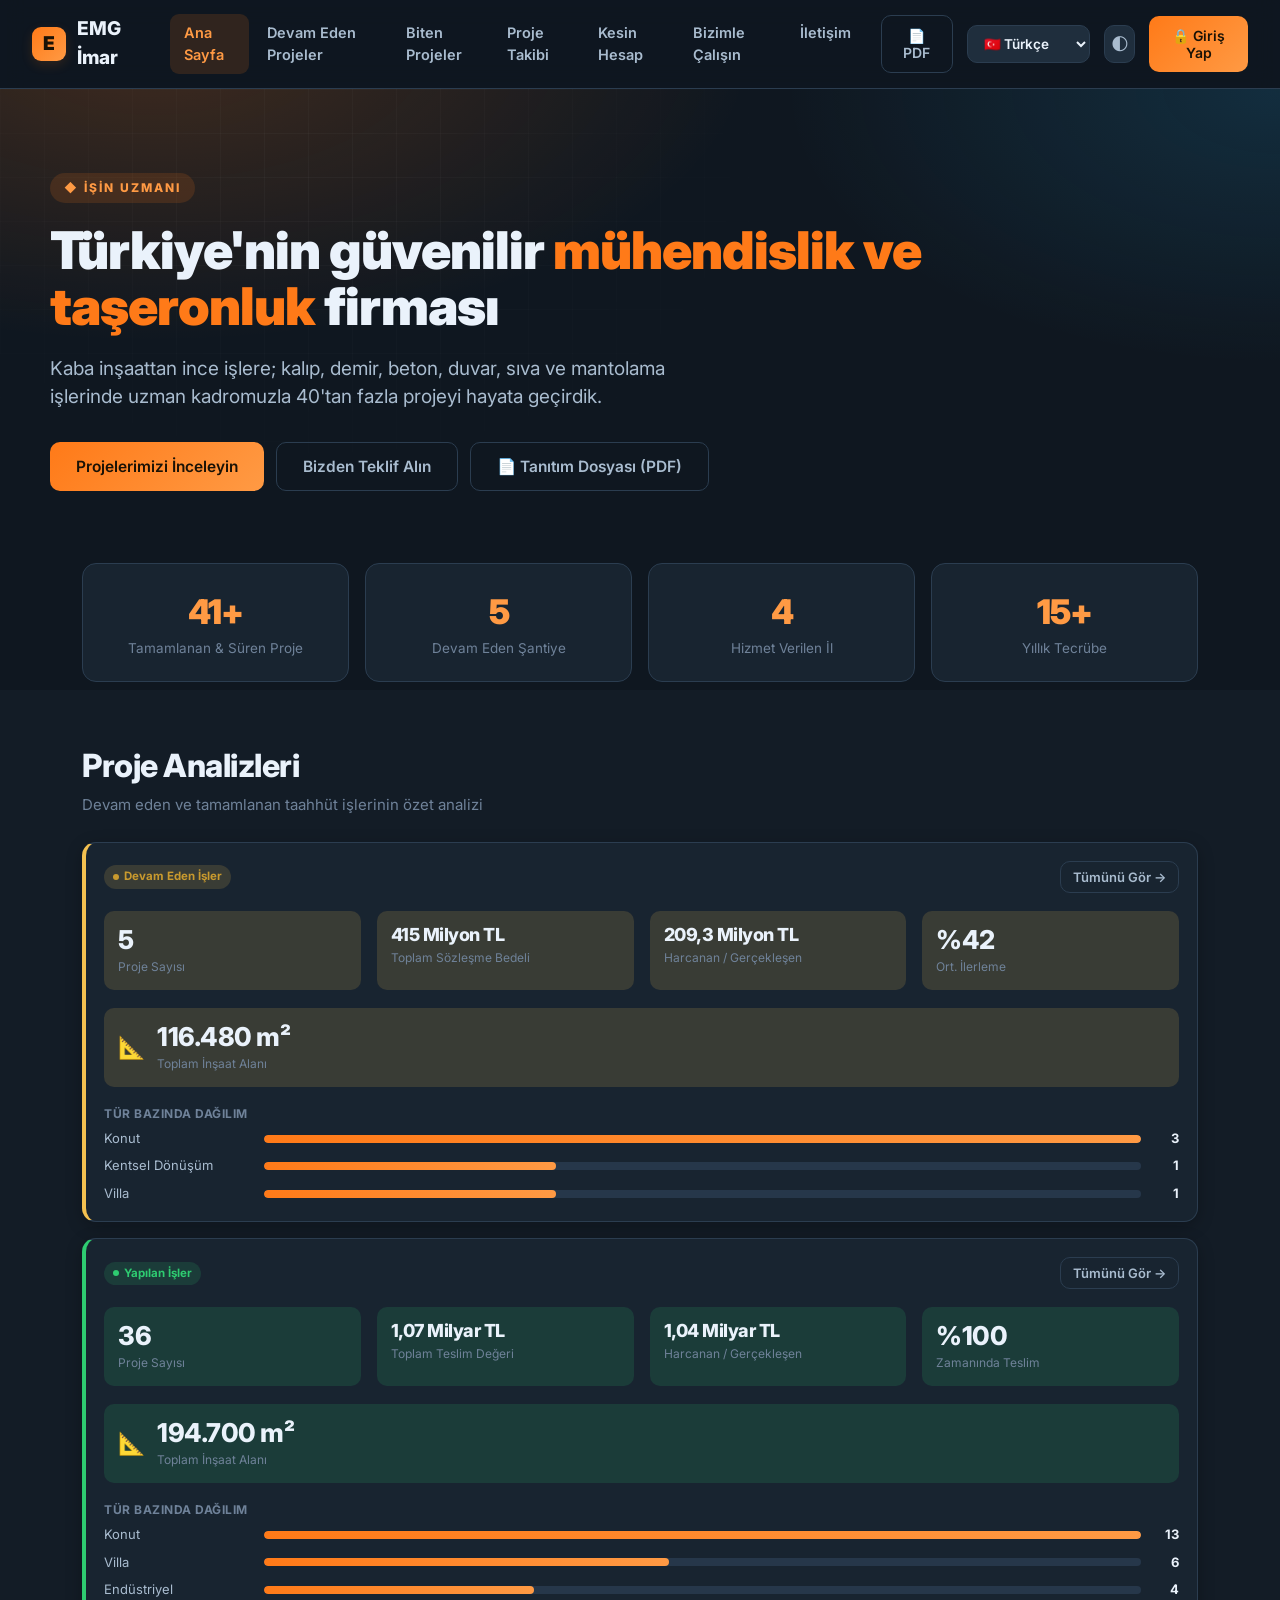
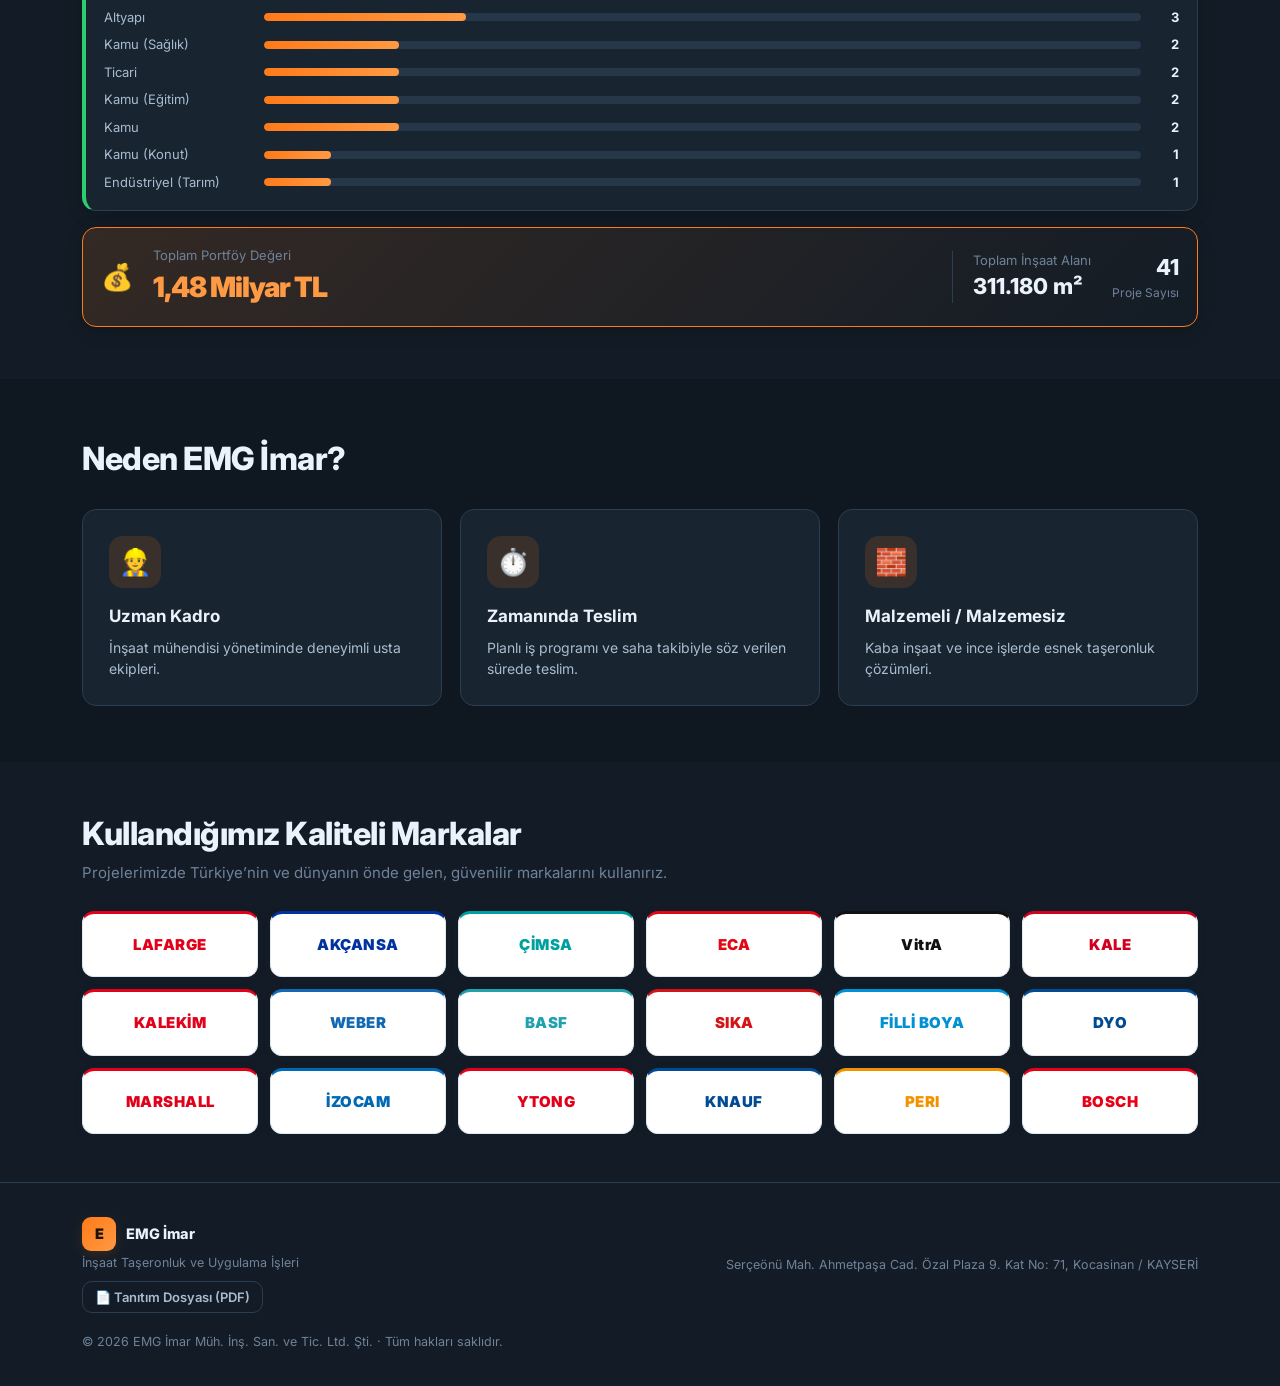
<file: index.html>
<!DOCTYPE html>
<html lang="tr">
<head>
  <meta charset="UTF-8">
  <meta name="viewport" content="width=device-width, initial-scale=1.0, viewport-fit=cover">
  <meta name="description" content="EMG İmar Müh. İnş. — Taahhüt işleri, saha görevleri, ekip ve puantaj takibi. Web, iOS ve Android.">
  <meta name="theme-color" content="#0f1720">
  <title>EMG İmar · İnşaat Proje & Saha Yönetimi</title>
  <link rel="manifest" href="manifest.webmanifest">
  <link rel="icon" type="image/svg+xml" href="assets/icon.svg">
  <link rel="apple-touch-icon" href="assets/icon.svg">
  <link rel="preconnect" href="https://fonts.googleapis.com">
  <link rel="preconnect" href="https://fonts.gstatic.com" crossorigin>
  <link href="https://fonts.googleapis.com/css2?family=Inter:wght@400;500;600;700;800;900&display=swap" rel="stylesheet">
  <link rel="stylesheet" href="css/style.css">
</head>
<body>
  <div id="root"></div>
  <script src="js/i18n.js"></script>
  <script src="js/store.js"></script>
  <script src="js/contracts.js"></script>
  <script src="js/app.js"></script>
</body>
</html>
</file>
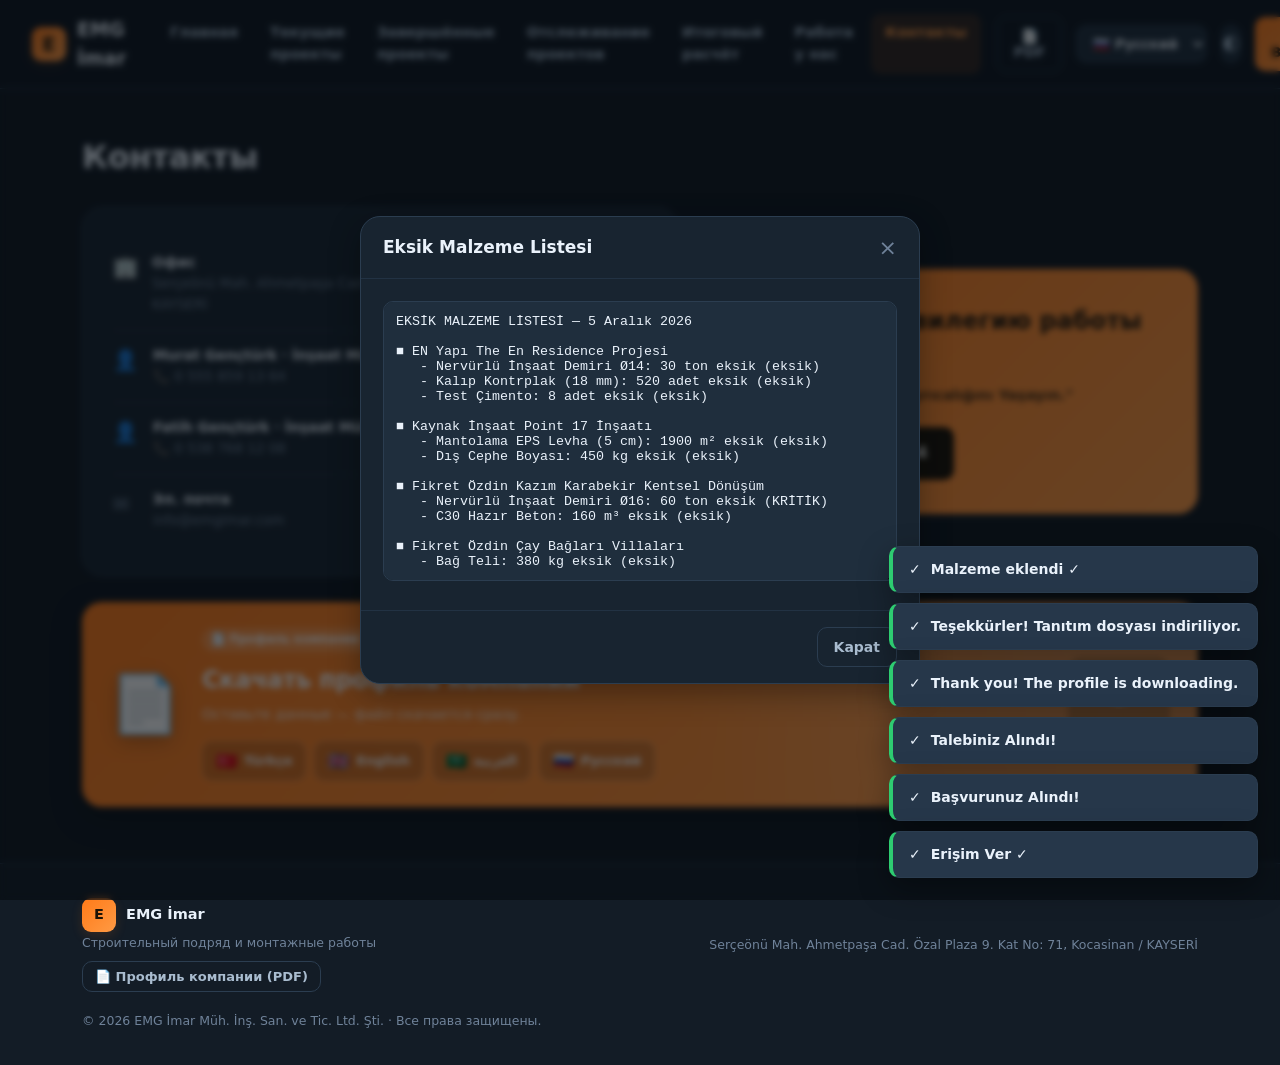
<file: test-harness.html>
<!DOCTYPE html><html lang="tr"><head><meta charset="UTF-8"><title>TEST</title>
<link rel="stylesheet" href="css/style.css"></head>
<body>
<div id="root"></div>
<div id="RESULT" style="position:fixed;z-index:9999;background:#000;color:#0f0;padding:20px;font:14px monospace;white-space:pre">running...</div>
<script src="js/i18n.js"></script>
<script src="js/store.js"></script>
<script src="js/contracts.js"></script>
<script src="js/app.js"></script>
<script>
(function(){
  const log=[]; let fail=0;
  function run(name, fn){ try{ fn(); log.push('PASS '+name); }catch(e){ fail++; log.push('FAIL '+name+' :: '+(e&&e.message)+' | '+(e&&e.stack||'').split('\n')[1]); } }

  // Ensure fresh DB
  ['sahapro_db_v1','sahapro_db_v2','sahapro_db_v3','sahapro_session_v1'].forEach(k=>localStorage.removeItem(k)); localStorage.removeItem(DB_KEY);
  run('Store.load', ()=>Store.load());
  run('projects have area', ()=>{ const bad=Store.projects().filter(p=>!(p.area>0)); if(bad.length) throw new Error(bad.length+' without area'); const en=Store.projects().find(p=>p.name.indexOf('En Residence')>=0); if(en.area!==59000) throw new Error('EN area='+en.area); });
  run('fmtTLlong tr', ()=>{ setLang('tr'); if(fmtTLlong(415000000)!=='415 Milyon TL') throw new Error(fmtTLlong(415000000)); if(fmtTLlong(185000000)!=='185 Milyon TL') throw new Error(fmtTLlong(185000000)); if(fmtTLlong(1250000000)!=='1,25 Milyar TL') throw new Error(fmtTLlong(1250000000)); });
  run('analysis shows Milyon TL + m2', ()=>{ App.user=null; renderPublic('home'); const t=document.body.innerText; if(t.indexOf('Milyon TL')<0) throw new Error('no Milyon TL'); if(t.indexOf('m²')<0) throw new Error('no m2'); });
  run('seed integrity', ()=>{ if(Store.projects().length!==41) throw new Error('projects='+Store.projects().length); if(Store.projects().filter(p=>p.status==='devam').length!==5) throw new Error('ongoing!=5'); if(!Store.materials().length) throw new Error('materials'); if(!PHASES.length) throw new Error('phases'); });
  run('emg users', ()=>{ if(!Store.authenticate('murat@emgimar.com','1234')) throw new Error('murat'); if(!Store.authenticate('fatih@emgimar.com','1234')) throw new Error('fatih'); });
  run('ongoing page filter', ()=>{ App.user=Store.authenticate('murat@emgimar.com','1234'); renderApp(); go('ongoing'); const cards=document.querySelectorAll('.proj-card').length; if(cards!==5) throw new Error('ongoing cards='+cards); });
  run('completed page filter', ()=>{ go('completed'); const cards=document.querySelectorAll('.proj-card').length; if(cards!==36) throw new Error('completed cards='+cards); });
  run('materialStatus', ()=>{ const s=Store.materialStatus(Store.materials()[0]); if(!['yeterli','eksik','kritik'].includes(s)) throw new Error(s); });
  run('missingMaterials', ()=>{ if(!Array.isArray(Store.missingMaterials())) throw new Error('x'); });
  run('projectWbs', ()=>{ const w=Store.projectWbs('p1'); if(Object.keys(w).length!==PHASE_SUBS.length) throw new Error('wbs count '+Object.keys(w).length); });

  const roles={yetkili:'murat@emgimar.com', muhendis:'fatih@emgimar.com', calisan:'usta@emgimar.com'};
  const pages=['dashboard','ongoing','completed','projects','tasks','calendar','materials','employees','attendance','contracts','reports','settings'];

  Object.entries(roles).forEach(([role,email])=>{
    run('login '+role, ()=>{ App.user=Store.authenticate(email,'1234'); if(!App.user) throw new Error('auth'); renderApp(); });
    pages.forEach(pg=> run(role+':'+pg, ()=>{ go(pg); if(!document.getElementById('content')&&pg!=='dashboard'){} }));
    run(role+':projectDetail', ()=>{ go('projectDetail','p1'); });
    ['genel','asamalar','gorevler','malzeme','ekip'].forEach(t=> run(role+':tab:'+t, ()=>{ App._detailTab=t; go('projectDetail','p1'); }));
  });

  // Modals & actions (as yetkili)
  App.user=Store.authenticate(roles.yetkili,'1234'); renderApp();
  run('openProjectModal new', ()=>{ openProjectModal(); closeModal(); });
  run('openProjectModal edit', ()=>{ openProjectModal('p1'); closeModal(); });
  run('openTaskModal new', ()=>{ openTaskModal(); closeModal(); });
  run('openTaskModal edit', ()=>{ openTaskModal('t1'); closeModal(); });
  run('openTaskDetail', ()=>{ openTaskDetail('t1'); closeModal(); });
  run('openMaterialModal new', ()=>{ openMaterialModal(); closeModal(); });
  run('openMaterialModal edit', ()=>{ openMaterialModal('m1'); closeModal(); });
  run('openEmployeeModal', ()=>{ openEmployeeModal(); closeModal(); });
  run('openNotifications', ()=>{ openNotifications(); closeModal(); });
  run('toggleWbs', ()=>{ go('projectDetail','p1'); toggleWbs('p1','s4c'); });
  run('add material', ()=>{ const b=Store.materials().length; saveMaterialTest(); if(Store.materials().length!==b+1) throw new Error('not added'); });
  function saveMaterialTest(){ openMaterialModal(); document.getElementById('matName').value='Test Çimento'; document.getElementById('matReq').value='10'; document.getElementById('matStock').value='2'; saveMaterial(''); }
  run('exportMissing', ()=>{ exportMissing(); closeModal(); });
  run('contracts page', ()=>{ App.user=Store.authenticate(roles.yetkili,'1234'); renderApp(); go('contracts'); if(document.querySelectorAll('.card').length < CONTRACTS.length) throw new Error('cards'); if(CONTRACTS.length!==8) throw new Error('count='+CONTRACTS.length); });
  run('open contract modal', ()=>{ openContract('kaba'); if(!document.getElementById('clauseList')) throw new Error('no clauses'); if(!document.getElementById('ctEmployer')) throw new Error('no fields'); closeModal(); });
  run('contract text fills placeholders', ()=>{ openContract('demir'); document.getElementById('ctEmployer').value='Test İşveren A.Ş.'; const txt=contractPlainText('demir'); if(txt.indexOf('{')>=0) throw new Error('unfilled placeholder'); if(txt.indexOf('Test İşveren')<0) throw new Error('employer missing'); if(txt.indexOf('TARAFLAR')<0) throw new Error('no clauses'); closeModal(); });
  run('quote has service field', ()=>{ App.user=null; App.quoteSent=false; renderPublic('quote'); if(!document.getElementById('qService')) throw new Error('no service select'); if(document.body.innerText.indexOf('Hizmetlerimiz')<0 && document.body.innerText.toUpperCase().indexOf('SERVICES')<0 && document.body.innerText.indexOf('خدمات')<0 && document.body.innerText.indexOf('Услуги')<0) throw new Error('no services section'); });
  run('requests screen', ()=>{ App.user=Store.authenticate(roles.yetkili,'1234'); renderApp(); if(!Store.quotes().length) Store.addQuote({name:'Q',phone:'0555',service:'Metraj'}); if(!Store.applications().length) Store.addApplication({name:'A',phone:'0555',appType:'Usta'}); go('requests'); if(document.querySelectorAll('table.tbl tbody tr').length<1) throw new Error('no quote rows'); setReqTab('apps'); if(document.querySelectorAll('table.tbl tbody tr').length<1) throw new Error('no app rows'); setReqTab('quotes'); });
  run('requests toggle+delete', ()=>{ const q=Store.quotes()[0]; toggleQuote(q.id); if(!Store.quotes().find(x=>x.id===q.id).handled) throw new Error('not handled'); const before=Store.applications().length; const a=Store.applications()[0]; Store.deleteApplication(a.id); if(Store.applications().length!==before-1) throw new Error('not deleted'); });
  run('requests nav badge staff only', ()=>{ App.user=Store.authenticate(roles.calisan,'1234'); const items=navItems(); if(items.some(i=>i.id==='requests')) throw new Error('worker sees requests'); App.user=Store.authenticate(roles.yetkili,'1234'); if(!navItems().some(i=>i.id==='requests')) throw new Error('admin no requests'); });
  run('brochure gate captures lead', ()=>{ App.user=null; renderPublic('home'); openBrochureGate(); if(!document.getElementById('broForm')) throw new Error('no gate form'); document.getElementById('broName').value='Ahmet Yatırımcı'; document.getElementById('broPhone').value='05551239988'; document.getElementById('broCompany').value='ABC Yapı'; const before=Store.leads().length; submitBrochure(new Event('submit')); if(Store.leads().length!==before+1) throw new Error('lead not stored'); if(Store.leads()[0].name!=='Ahmet Yatırımcı') throw new Error('name'); });
  run('leads tab in requests', ()=>{ App.user=Store.authenticate(roles.yetkili,'1234'); renderApp(); go('requests'); setReqTab('leads'); if(document.querySelectorAll('table.tbl tbody tr').length<1) throw new Error('no lead rows'); const l=Store.leads()[0]; toggleLead(l.id); if(!Store.leads().find(x=>x.id===l.id).handled) throw new Error('toggle fail'); });
  run('contact has 4 flag catalogs', ()=>{ App.user=null; setLang('tr'); renderPublic('contact'); const flags=document.querySelectorAll('.bro-flag'); if(flags.length!==4) throw new Error('flags='+flags.length); });
  run('brochure lang selection', ()=>{ setLang('en'); openBrochureGate('ar'); if(App._broLang!=='ar') throw new Error('lang not set'); if(BROCHURE_FILES.ar.indexOf('AR')<0) throw new Error('file map'); document.getElementById('broName').value='X'; document.getElementById('broPhone').value='05550000000'; const b=Store.leads().length; submitBrochure(new Event('submit')); if(Store.leads().length!==b+1) throw new Error('lead'); if(Store.leads()[0].lang.indexOf('عرب')<0) throw new Error('lang stored='+Store.leads()[0].lang); setLang('tr'); });

  // i18n: her dilde tüm sayfaları render et
  run('i18n keys parity', ()=>{ const base=Object.keys(I18N.tr); ['en','ar','ru'].forEach(lg=>{ const miss=base.filter(k=>!(k in I18N[lg])); if(miss.length) throw new Error(lg+' missing: '+miss.slice(0,5).join(',')); }); });
  ['tr','en','ar','ru'].forEach(lg=>{
    run('lang '+lg+' auth', ()=>{ setLang(lg); App.user=null; renderAuth(); if(!document.getElementById('loginForm')) throw new Error('no form'); });
    run('lang '+lg+' app', ()=>{ App.user=Store.authenticate(roles.yetkili,'1234'); renderApp(); pages.forEach(pg=>go(pg)); go('projectDetail','p1'); });
    run('lang '+lg+' L()', ()=>{ if(!L('dashboard')) throw new Error('empty'); });
  });
  run('rtl dir set', ()=>{ setLang('ar'); if(document.documentElement.dir!=='rtl') throw new Error('dir'); setLang('tr'); });

  // Halka açık site (login olmadan)
  run('public boot no-session', ()=>{ App.user=null; renderPublic('home'); if(!document.querySelector('.pub-hero')) throw new Error('no hero'); });
  run('hero says Türkiye', ()=>{ setLang('tr'); renderPublic('home'); if(document.querySelector('.pub-hero h1').innerText.indexOf('Türkiye')<0) throw new Error('no Türkiye'); });
  run('public analysis section', ()=>{ renderPublic('home'); const t=document.body.innerText; if(t.indexOf('Proje Analizleri')<0) throw new Error('no analysis'); if(t.indexOf('Toplam Portföy')<0) throw new Error('no portfolio'); });
  run('public ongoing cards+analysis', ()=>{ renderPublic('ongoing'); const n=document.querySelectorAll('.proj-card').length; if(n!==5) throw new Error('ongoing='+n); if(document.body.innerText.toUpperCase().indexOf('BAZINDA')<0) throw new Error('no analysis on ongoing'); });
  run('public completed cards+analysis', ()=>{ renderPublic('completed'); const n=document.querySelectorAll('.proj-card').length; if(n!==36) throw new Error('completed='+n); if(document.body.innerText.toUpperCase().indexOf('BAZINDA')<0) throw new Error('no analysis on completed'); });
  run('public contact', ()=>{ renderPublic('contact'); if(!document.querySelector('.pub-contact')) throw new Error('no contact'); if(document.body.innerText.indexOf('859 13 64')<0) throw new Error('no phone'); });
  run('public quote form', ()=>{ App.quoteSent=false; renderPublic('quote'); if(!document.getElementById('quoteForm')) throw new Error('no form'); if(!document.querySelector('.pub-steps')) throw new Error('no steps'); });
  run('submit quote', ()=>{ App.quoteSent=false; renderPublic('quote'); document.getElementById('qName').value='Test Müşteri'; document.getElementById('qPhone').value='05551112233'; const before=Store.quotes().length; submitQuote(new Event('submit')); if(Store.quotes().length!==before+1) throw new Error('not stored'); if(!App.quoteSent) throw new Error('no success'); if(document.body.innerText.indexOf('Alındı')<0 && document.body.innerText.toUpperCase().indexOf('RECEIVED')<0 && document.body.innerText.indexOf('استلام')<0 && document.body.innerText.indexOf('получена')<0) throw new Error('no success msg'); });
  run('quote reset on nav', ()=>{ renderPublic('home'); if(App.quoteSent) throw new Error('not reset'); });
  run('public career form', ()=>{ App.careerSent=false; renderPublic('career'); if(!document.getElementById('careerForm')) throw new Error('no form'); });
  run('submit application', ()=>{ App.careerSent=false; renderPublic('career'); document.getElementById('cName').value='Usta Ali'; document.getElementById('cPhone').value='05559998877'; const b=Store.applications().length; submitApplication(new Event('submit')); if(Store.applications().length!==b+1) throw new Error('not stored'); if(!App.careerSent) throw new Error('no success'); });
  run('career reset on nav', ()=>{ renderPublic('home'); if(App.careerSent) throw new Error('not reset'); });
  ['tr','en','ar','ru'].forEach(lg=> run('pub extra lang '+lg, ()=>{ setLang(lg); App.user=null; ['quote','career','tracking'].forEach(pg=>{App.quoteSent=false;App.careerSent=false;renderPublic(pg);}); })); setLang('tr');

  // Proje takibi + üyelik + erişim yetkisi
  run('public tracking page', ()=>{ App.user=null; renderPublic('tracking'); if(document.body.innerText.toUpperCase().indexOf('PROJE TAKIB')<0 && document.body.innerText.indexOf('Takib')<0) throw new Error('no tracking'); if(document.querySelectorAll('table.tbl tbody tr').length!==5) throw new Error('rows'); });
  run('register member', ()=>{ const before=Store.users().length; const r=Store.register({name:'Yeni Üye',email:'yeni@test.com',pass:'1234',phone:'05550001122'}); if(r.error) throw new Error('reg failed'); if(r.user.role!=='uye') throw new Error('role'); if(Store.users().length!==before+1) throw new Error('count'); });
  run('register dup rejected', ()=>{ const r=Store.register({name:'X',email:'yeni@test.com',pass:'1',phone:''}); if(!r.error) throw new Error('dup allowed'); });
  run('member no access by default', ()=>{ const uye=Store.authenticate('uye@emgimar.com','1234'); if(!uye) throw new Error('no member'); if(Store.canViewProject('p1',uye.id)) throw new Error('should not access'); if(Store.projectsForUser(uye.id).length!==0) throw new Error('has projects?'); });
  run('grant then access', ()=>{ const uye=Store.userById('u11'); Store.grantAccess('p1',uye.id); if(!Store.canViewProject('p1',uye.id)) throw new Error('grant failed'); if(Store.projectsForUser(uye.id).length!==1) throw new Error('count!=1'); Store.revokeAccess('p1',uye.id); if(Store.canViewProject('p1',uye.id)) throw new Error('revoke failed'); });
  run('member app view', ()=>{ App.user=Store.authenticate('uye@emgimar.com','1234'); renderApp(); if($('#pageTitle')&&false){} go('mytracking'); if(!document.querySelector('.proj-grid') && document.body.innerText.indexOf('atanmış')<0) throw new Error('member view broken'); });
  run('member detail gated', ()=>{ App.user=Store.userById('u11'); renderApp(); go('projectDetail','p2'); if(document.body.innerText.toUpperCase().indexOf('YETKINIZ')<0 && document.body.innerText.indexOf('erişim')<0 && document.body.innerText.indexOf('access')<0) throw new Error('not gated'); });
  run('admin grant via tab', ()=>{ App.user=Store.authenticate('murat@emgimar.com','1234'); renderApp(); toggleAccess('p2','u11',true); if(!Store.canViewProject('p2','u11')) throw new Error('admin grant failed'); });
  run('member sees granted detail', ()=>{ App.user=Store.userById('u11'); renderApp(); go('projectDetail','p2'); if(!document.querySelector('.detail-head')) throw new Error('detail not shown'); });
  run('engineer limited access', ()=>{ const fatih=Store.authenticate('fatih@emgimar.com','1234'); const mine=Store.projects().filter(p=>Store.canViewProject(p.id,fatih.id)).length; const all=Store.projects().length; if(mine>=all) throw new Error('engineer sees all? '+mine+'/'+all); if(mine===0) throw new Error('engineer sees none'); });
  run('public login flow', ()=>{ renderPublic('home'); pubLogin(); if(!document.getElementById('loginForm')) throw new Error('no login form'); });
  run('openPublicProject', ()=>{ renderPublic('home'); openPublicProject('p1'); if(!document.getElementById('modalBack')) throw new Error('no modal'); closeModal(); });
  ['tr','en','ar','ru'].forEach(lg=> run('public lang '+lg, ()=>{ setLang(lg); App.user=null; ['home','ongoing','completed','contact'].forEach(pg=>renderPublic(pg)); }));
  setLang('tr');

  document.getElementById('RESULT').textContent = (fail? 'FAILURES: '+fail+'\n':'ALL PASS ('+log.length+')\n') + log.filter(l=>l.startsWith('FAIL')).join('\n');
  document.title = fail? 'TEST_FAIL_'+fail : 'TEST_OK_'+log.length;
})();
</script>
</body></html>
</file>
<file: css/style.css>
/* ============================================================
   SahaPro — İnşaat Saha & Proje Takip Uygulaması
   Tasarım sistemi
   ============================================================ */

:root {
  /* Renk paleti */
  --bg: #0f1720;
  --bg-2: #131c26;
  --surface: #182430;
  --surface-2: #1f2e3d;
  --surface-3: #26374a;
  --border: #2b3d50;
  --border-soft: #223243;

  --text: #eaf2fb;
  --text-2: #a9bccf;
  --text-3: #6f8299;

  --brand: #ff7a18;
  --brand-2: #ff9a44;
  --brand-soft: rgba(255, 122, 24, .14);
  --accent: #29b6f6;
  --accent-soft: rgba(41, 182, 246, .14);

  --green: #2ecc71;
  --green-soft: rgba(46, 204, 113, .14);
  --yellow: #f4c150;
  --yellow-soft: rgba(244, 193, 80, .15);
  --red: #ef5b5b;
  --red-soft: rgba(239, 91, 91, .14);
  --purple: #a78bfa;
  --purple-soft: rgba(167, 139, 250, .14);

  --radius: 14px;
  --radius-sm: 10px;
  --radius-lg: 20px;
  --shadow: 0 10px 30px rgba(0, 0, 0, .35);
  --shadow-soft: 0 4px 16px rgba(0, 0, 0, .25);

  --sidebar-w: 256px;
  --header-h: 64px;

  --font: 'Inter', system-ui, -apple-system, 'Segoe UI', Roboto, Arial, sans-serif;
}

/* Açık tema */
:root[data-theme="light"] {
  --bg: #eef2f6;
  --bg-2: #e7edf3;
  --surface: #ffffff;
  --surface-2: #f5f8fb;
  --surface-3: #eaf0f6;
  --border: #dde5ee;
  --border-soft: #e6ecf3;
  --text: #12212e;
  --text-2: #4a5c6e;
  --text-3: #7d8ea0;
  --shadow: 0 10px 30px rgba(30, 50, 80, .10);
  --shadow-soft: 0 4px 16px rgba(30, 50, 80, .08);
}

* { box-sizing: border-box; margin: 0; padding: 0; }
html, body { height: 100%; }
body {
  font-family: var(--font);
  background: var(--bg);
  color: var(--text);
  line-height: 1.5;
  -webkit-font-smoothing: antialiased;
  font-size: 14.5px;
}
a { color: inherit; text-decoration: none; }
button { font-family: inherit; cursor: pointer; }
input, select, textarea { font-family: inherit; }
::-webkit-scrollbar { width: 10px; height: 10px; }
::-webkit-scrollbar-thumb { background: var(--border); border-radius: 20px; }
::-webkit-scrollbar-track { background: transparent; }

.hidden { display: none !important; }

/* ============================================================
   GİRİŞ EKRANI
   ============================================================ */
.auth {
  min-height: 100%;
  display: grid;
  grid-template-columns: 1.1fr .9fr;
  background:
    radial-gradient(1200px 600px at 10% -10%, rgba(255,122,24,.18), transparent 60%),
    radial-gradient(1000px 500px at 100% 100%, rgba(41,182,246,.14), transparent 55%),
    var(--bg);
}
.auth__brandside {
  padding: 56px;
  display: flex;
  flex-direction: column;
  justify-content: space-between;
  position: relative;
  overflow: hidden;
}
.auth__brandside::after {
  content: "";
  position: absolute;
  inset: 0;
  background-image: linear-gradient(rgba(255,255,255,.03) 1px, transparent 1px),
                    linear-gradient(90deg, rgba(255,255,255,.03) 1px, transparent 1px);
  background-size: 42px 42px;
  mask-image: radial-gradient(700px 500px at 20% 30%, #000, transparent 70%);
  pointer-events: none;
}
.auth__logo { display: flex; align-items: center; gap: 12px; font-weight: 800; font-size: 22px; letter-spacing: .3px; z-index: 1;}
.auth__hero { z-index: 1; max-width: 520px; }
.auth__hero h1 { font-size: 42px; line-height: 1.1; font-weight: 800; margin-bottom: 18px; letter-spacing: -.5px; }
.auth__hero h1 span { color: var(--brand); }
.auth__hero p { color: var(--text-2); font-size: 16px; }
.auth__stats { display: flex; gap: 34px; margin-top: 34px; z-index: 1;}
.auth__stat b { display: block; font-size: 26px; color: var(--brand-2); }
.auth__stat span { color: var(--text-3); font-size: 13px; }
.auth__foot { color: var(--text-3); font-size: 13px; z-index: 1;}

.auth__formside {
  background: var(--surface);
  display: flex;
  align-items: center;
  justify-content: center;
  padding: 40px;
  border-left: 1px solid var(--border);
}
.auth__card { width: 100%; max-width: 380px; }
.auth__card h2 { font-size: 24px; margin-bottom: 6px; }
.auth__card > p { color: var(--text-2); margin-bottom: 26px; }
.field { margin-bottom: 16px; }
.field label { display: block; font-size: 13px; color: var(--text-2); margin-bottom: 7px; font-weight: 600; }
.field input, .field select, .field textarea {
  width: 100%;
  background: var(--surface-2);
  border: 1px solid var(--border);
  color: var(--text);
  padding: 12px 14px;
  border-radius: var(--radius-sm);
  font-size: 14.5px;
  transition: border-color .15s, box-shadow .15s;
}
.field textarea { resize: vertical; min-height: 90px; }
.field input:focus, .field select:focus, .field textarea:focus {
  outline: none;
  border-color: var(--brand);
  box-shadow: 0 0 0 3px var(--brand-soft);
}
.btn {
  display: inline-flex; align-items: center; justify-content: center; gap: 8px;
  border: 1px solid transparent;
  background: var(--surface-3);
  color: var(--text);
  padding: 11px 16px;
  border-radius: var(--radius-sm);
  font-weight: 600;
  font-size: 14px;
  transition: transform .05s, filter .15s, background .15s;
}
.btn:active { transform: translateY(1px); }
.btn--primary { background: linear-gradient(135deg, var(--brand), var(--brand-2)); color: #1a1206; border: none; }
.btn--primary:hover { filter: brightness(1.05); }
.btn--block { width: 100%; }
.btn--ghost { background: transparent; border: 1px solid var(--border); color: var(--text-2); }
.btn--ghost:hover { background: var(--surface-2); color: var(--text); }
.btn--sm { padding: 7px 12px; font-size: 13px; }
.btn--danger { background: var(--red-soft); color: var(--red); }

.auth__demo { margin-top: 22px; border-top: 1px dashed var(--border); padding-top: 18px; }
.auth__demo p { font-size: 12.5px; color: var(--text-3); margin-bottom: 10px; }
.auth__roles { display: grid; grid-template-columns: repeat(3,1fr); gap: 8px; }
.auth__roles button {
  background: var(--surface-2); border: 1px solid var(--border); color: var(--text-2);
  padding: 9px 6px; border-radius: var(--radius-sm); font-size: 12px; font-weight: 600;
  display: flex; flex-direction: column; align-items: center; gap: 4px;
}
.auth__roles button:hover { border-color: var(--brand); color: var(--text); }
.auth__roles .ico { font-size: 16px; }
.auth__error { color: var(--red); font-size: 13px; margin-top: 6px; min-height: 18px; }

/* ============================================================
   UYGULAMA İSKELETİ
   ============================================================ */
.app { display: grid; grid-template-columns: var(--sidebar-w) 1fr; min-height: 100vh; }

.sidebar {
  background: var(--bg-2);
  border-right: 1px solid var(--border);
  display: flex; flex-direction: column;
  position: sticky; top: 0; height: 100vh;
}
.sidebar__brand { display: flex; align-items: center; gap: 11px; padding: 18px 20px; font-weight: 800; font-size: 18px; border-bottom: 1px solid var(--border-soft); }
.logo-mark {
  width: 34px; height: 34px; border-radius: 9px; display: grid; place-items: center;
  background: linear-gradient(135deg, var(--brand), var(--brand-2)); color: #1a1206; font-weight: 900; flex: none;
  box-shadow: 0 4px 12px var(--brand-soft);
}
.sidebar__nav { padding: 12px; overflow-y: auto; flex: 1; }
.nav-group-label { font-size: 11px; text-transform: uppercase; letter-spacing: .8px; color: var(--text-3); padding: 14px 12px 6px; font-weight: 700; }
.nav-item {
  display: flex; align-items: center; gap: 12px;
  padding: 10px 12px; border-radius: var(--radius-sm);
  color: var(--text-2); font-weight: 600; font-size: 14px;
  margin-bottom: 2px; position: relative; transition: background .12s, color .12s;
}
.nav-item .ico { font-size: 18px; width: 22px; text-align: center; }
.nav-item:hover { background: var(--surface); color: var(--text); }
.nav-item.active { background: var(--brand-soft); color: var(--brand-2); }
.nav-item.active::before { content: ""; position: absolute; left: -12px; top: 8px; bottom: 8px; width: 4px; border-radius: 0 4px 4px 0; background: var(--brand); }
.nav-item .badge { margin-left: auto; }
.sidebar__foot { padding: 12px; border-top: 1px solid var(--border-soft); }
.userchip { display: flex; align-items: center; gap: 10px; padding: 8px; border-radius: var(--radius-sm); }
.userchip:hover { background: var(--surface); }
.userchip .meta { overflow: hidden; }
.userchip .meta b { display: block; font-size: 13.5px; white-space: nowrap; overflow: hidden; text-overflow: ellipsis; }
.userchip .meta span { font-size: 12px; color: var(--text-3); }

.avatar {
  width: 36px; height: 36px; border-radius: 50%; flex: none;
  display: grid; place-items: center; font-weight: 700; font-size: 13px; color: #fff;
  background: var(--surface-3);
}
.avatar--sm { width: 28px; height: 28px; font-size: 11px; }
.avatar--lg { width: 56px; height: 56px; font-size: 19px; }

/* Ana içerik */
.main { min-width: 0; display: flex; flex-direction: column; }
.header {
  height: var(--header-h); position: sticky; top: 0; z-index: 20;
  background: color-mix(in srgb, var(--bg) 85%, transparent);
  backdrop-filter: blur(10px);
  border-bottom: 1px solid var(--border);
  display: flex; align-items: center; gap: 16px; padding: 0 24px;
}
.header__menu { display: none; background: none; border: none; color: var(--text); font-size: 22px; }
.header h1 { font-size: 19px; font-weight: 800; }
.header .sub { color: var(--text-3); font-size: 13px; }
.header__spacer { flex: 1; }
.search {
  display: flex; align-items: center; gap: 8px; background: var(--surface-2);
  border: 1px solid var(--border); border-radius: 999px; padding: 8px 14px; width: 280px;
}
.search input { background: none; border: none; color: var(--text); width: 100%; font-size: 14px; outline: none; }
.icon-btn { width: 38px; height: 38px; border-radius: 10px; border: 1px solid var(--border); background: var(--surface-2); color: var(--text-2); display: grid; place-items: center; font-size: 17px; position: relative; }
.icon-btn:hover { color: var(--text); border-color: var(--border); background: var(--surface-3); }
.icon-btn .dot { position: absolute; top: 8px; right: 9px; width: 7px; height: 7px; border-radius: 50%; background: var(--red); }

.content { padding: 24px; flex: 1; }
.page-actions { display: flex; gap: 10px; align-items: center; margin-bottom: 20px; flex-wrap: wrap; }
.page-actions .spacer { flex: 1; }

/* ============================================================
   KARTLAR / GENEL BİLEŞENLER
   ============================================================ */
.card {
  background: var(--surface); border: 1px solid var(--border);
  border-radius: var(--radius); box-shadow: var(--shadow-soft);
}
.card__head { padding: 16px 18px; border-bottom: 1px solid var(--border-soft); display: flex; align-items: center; gap: 10px; }
.card__head h3 { font-size: 15px; font-weight: 700; }
.card__head .spacer { flex: 1; }
.card__body { padding: 18px; }

.grid { display: grid; gap: 16px; }
.grid--stats { grid-template-columns: repeat(4, 1fr); }
.grid--2 { grid-template-columns: 1fr 1fr; }
.grid--3 { grid-template-columns: repeat(3, 1fr); }
.grid--main { grid-template-columns: 2fr 1fr; align-items: start; }

.stat {
  background: var(--surface); border: 1px solid var(--border);
  border-radius: var(--radius); padding: 18px; position: relative; overflow: hidden;
}
.stat__ico { width: 44px; height: 44px; border-radius: 12px; display: grid; place-items: center; font-size: 21px; margin-bottom: 14px; }
.stat__val { font-size: 28px; font-weight: 800; letter-spacing: -.5px; }
.stat__label { color: var(--text-2); font-size: 13px; margin-top: 2px; }
.stat__trend { font-size: 12px; margin-top: 8px; display: inline-flex; align-items: center; gap: 4px; }
.up { color: var(--green); } .down { color: var(--red); }
.tint-brand { background: var(--brand-soft); color: var(--brand-2); }
.tint-accent { background: var(--accent-soft); color: var(--accent); }
.tint-green { background: var(--green-soft); color: var(--green); }
.tint-yellow { background: var(--yellow-soft); color: var(--yellow); }
.tint-red { background: var(--red-soft); color: var(--red); }
.tint-purple { background: var(--purple-soft); color: var(--purple); }

/* Rozetler */
.badge {
  display: inline-flex; align-items: center; gap: 5px;
  padding: 3px 9px; border-radius: 999px; font-size: 11.5px; font-weight: 700;
  background: var(--surface-3); color: var(--text-2); white-space: nowrap;
}
.badge .d { width: 6px; height: 6px; border-radius: 50%; background: currentColor; }
.badge--green { background: var(--green-soft); color: var(--green); }
.badge--yellow { background: var(--yellow-soft); color: #c99a2e; }
:root[data-theme="light"] .badge--yellow { color: #a9781a; }
.badge--red { background: var(--red-soft); color: var(--red); }
.badge--accent { background: var(--accent-soft); color: var(--accent); }
.badge--purple { background: var(--purple-soft); color: var(--purple); }
.badge--brand { background: var(--brand-soft); color: var(--brand-2); }

/* İlerleme çubuğu */
.progress { height: 8px; border-radius: 999px; background: var(--surface-3); overflow: hidden; }
.progress > i { display: block; height: 100%; border-radius: 999px; background: linear-gradient(90deg, var(--brand), var(--brand-2)); }
.progress.green > i { background: linear-gradient(90deg, #24a35a, var(--green)); }

/* Tablolar */
.table-wrap { overflow-x: auto; }
table.tbl { width: 100%; border-collapse: collapse; font-size: 14px; }
table.tbl th { text-align: left; color: var(--text-3); font-weight: 600; font-size: 12px; text-transform: uppercase; letter-spacing: .4px; padding: 12px 14px; border-bottom: 1px solid var(--border); }
table.tbl td { padding: 13px 14px; border-bottom: 1px solid var(--border-soft); }
table.tbl tbody tr { transition: background .1s; }
table.tbl tbody tr:hover { background: var(--surface-2); }
table.tbl tbody tr:last-child td { border-bottom: none; }
.cell-main { display: flex; align-items: center; gap: 11px; }
.cell-main b { font-weight: 700; }
.cell-sub { color: var(--text-3); font-size: 12.5px; }
.muted { color: var(--text-3); }

/* Proje kartları */
.proj-grid { display: grid; grid-template-columns: repeat(auto-fill, minmax(320px, 1fr)); gap: 16px; }
.proj-card { background: var(--surface); border: 1px solid var(--border); border-radius: var(--radius); overflow: hidden; transition: transform .12s, border-color .12s, box-shadow .12s; cursor: pointer; }
.proj-card:hover { transform: translateY(-3px); border-color: var(--brand); box-shadow: var(--shadow); }
.proj-card__top { height: 96px; position: relative; display: flex; align-items: flex-end; padding: 12px; background-size: cover; background-position: center; }
.proj-card__top::after { content:""; position:absolute; inset:0; background: linear-gradient(180deg, rgba(0,0,0,.05), rgba(0,0,0,.6)); }
.proj-card__code { position: relative; z-index: 1; color: #fff; font-weight: 700; font-size: 12px; background: rgba(0,0,0,.35); padding: 3px 8px; border-radius: 6px; backdrop-filter: blur(3px); }
.proj-card__badge { position: absolute; top: 12px; right: 12px; z-index: 1; }
.proj-card__body { padding: 15px 16px; }
.proj-card__body h4 { font-size: 15.5px; font-weight: 700; margin-bottom: 3px; }
.proj-card__body .loc { color: var(--text-3); font-size: 12.5px; display: flex; align-items: center; gap: 5px; margin-bottom: 14px; }
.proj-meta { display: flex; justify-content: space-between; font-size: 12px; color: var(--text-2); margin-bottom: 6px; }
.proj-foot { display: flex; align-items: center; justify-content: space-between; margin-top: 14px; }
.avatars { display: flex; }
.avatars .avatar { margin-left: -8px; border: 2px solid var(--surface); }
.avatars .avatar:first-child { margin-left: 0; }
.avatars .more { margin-left: -8px; border: 2px solid var(--surface); background: var(--surface-3); color: var(--text-2); }

/* Takvim */
.cal { }
.cal__head { display: grid; grid-template-columns: repeat(7,1fr); gap: 8px; margin-bottom: 8px; }
.cal__head span { text-align: center; font-size: 12px; color: var(--text-3); font-weight: 700; text-transform: uppercase; }
.cal__grid { display: grid; grid-template-columns: repeat(7,1fr); gap: 8px; }
.cal__cell { background: var(--surface-2); border: 1px solid var(--border-soft); border-radius: var(--radius-sm); min-height: 104px; padding: 8px; display: flex; flex-direction: column; gap: 4px; transition: border-color .12s; }
.cal__cell:hover { border-color: var(--border); }
.cal__cell.out { opacity: .4; }
.cal__cell.today { border-color: var(--brand); background: var(--brand-soft); }
.cal__date { font-size: 12.5px; font-weight: 700; color: var(--text-2); }
.cal__cell.today .cal__date { color: var(--brand-2); }
.cal-ev { font-size: 11px; padding: 3px 6px; border-radius: 6px; font-weight: 600; cursor: pointer; white-space: nowrap; overflow: hidden; text-overflow: ellipsis; border-left: 3px solid; }
.cal-ev.p-high { background: var(--red-soft); color: var(--red); border-color: var(--red); }
.cal-ev.p-mid { background: var(--yellow-soft); color: #c99a2e; border-color: var(--yellow); }
.cal-ev.p-low { background: var(--accent-soft); color: var(--accent); border-color: var(--accent); }
.cal-ev.done { opacity: .5; text-decoration: line-through; }
.cal-more { font-size: 11px; color: var(--text-3); font-weight: 600; }

/* Görev / liste satırı */
.task-row { display: flex; align-items: flex-start; gap: 12px; padding: 13px 4px; border-bottom: 1px solid var(--border-soft); }
.task-row:last-child { border-bottom: none; }
.check { width: 20px; height: 20px; border-radius: 6px; border: 2px solid var(--border); flex: none; margin-top: 2px; display: grid; place-items: center; color: transparent; transition: all .12s; }
.check:hover { border-color: var(--brand); }
.check.on { background: var(--green); border-color: var(--green); color: #fff; }
.task-row .t-body { flex: 1; min-width: 0; }
.task-row .t-title { font-weight: 600; }
.task-row.done .t-title { text-decoration: line-through; color: var(--text-3); }
.task-row .t-meta { display: flex; gap: 12px; flex-wrap: wrap; font-size: 12.5px; color: var(--text-3); margin-top: 4px; }

.timeline { position: relative; padding-left: 22px; }
.timeline::before { content:""; position:absolute; left: 6px; top: 4px; bottom: 4px; width: 2px; background: var(--border); }
.tl-item { position: relative; padding: 4px 0 18px; }
.tl-item::before { content:""; position:absolute; left: -19px; top: 6px; width: 10px; height: 10px; border-radius: 50%; background: var(--brand); border: 2px solid var(--surface); }
.tl-item .tl-time { font-size: 12px; color: var(--text-3); }
.tl-item .tl-text { font-size: 13.5px; }
.tl-item .tl-text b { font-weight: 700; }

.empty { text-align: center; padding: 50px 20px; color: var(--text-3); }
.empty .ico { font-size: 42px; opacity: .5; margin-bottom: 12px; }

.chips { display: flex; gap: 8px; flex-wrap: wrap; }
.chip-btn { background: var(--surface-2); border: 1px solid var(--border); color: var(--text-2); padding: 7px 14px; border-radius: 999px; font-size: 13px; font-weight: 600; }
.chip-btn.active { background: var(--brand); color: #1a1206; border-color: var(--brand); }

.select-sm { background: var(--surface-2); border: 1px solid var(--border); color: var(--text); padding: 9px 12px; border-radius: var(--radius-sm); font-size: 13.5px; font-weight: 600; }

/* Bar chart (mini) */
.bars { display: flex; align-items: flex-end; gap: 10px; height: 160px; padding-top: 10px; }
.bars .bar { flex: 1; display: flex; flex-direction: column; align-items: center; gap: 8px; height: 100%; justify-content: flex-end; }
.bars .bar > i { width: 100%; max-width: 34px; border-radius: 8px 8px 0 0; background: linear-gradient(180deg, var(--brand-2), var(--brand)); min-height: 4px; transition: height .4s; }
.bars .bar > i.alt { background: linear-gradient(180deg, #3fc0fb, var(--accent)); }
.bars .bar span { font-size: 11px; color: var(--text-3); }

/* Donut */
.donut-wrap { display: flex; align-items: center; gap: 20px; }
.donut { width: 130px; height: 130px; border-radius: 50%; flex: none; display: grid; place-items: center; position: relative; }
.donut::before { content:""; position: absolute; inset: 18px; border-radius: 50%; background: var(--surface); }
.donut .c { position: relative; text-align: center; }
.donut .c b { font-size: 24px; font-weight: 800; }
.donut .c span { font-size: 11px; color: var(--text-3); }
.legend { display: flex; flex-direction: column; gap: 10px; }
.legend .li { display: flex; align-items: center; gap: 9px; font-size: 13px; }
.legend .dot { width: 11px; height: 11px; border-radius: 3px; }
.legend .li .v { margin-left: auto; font-weight: 700; color: var(--text-2); }

/* ============================================================
   MODAL
   ============================================================ */
.modal-back { position: fixed; inset: 0; background: rgba(5,10,16,.6); backdrop-filter: blur(3px); z-index: 100; display: grid; place-items: center; padding: 20px; animation: fade .15s; }
@keyframes fade { from { opacity: 0; } }
.modal { width: 100%; max-width: 560px; background: var(--surface); border: 1px solid var(--border); border-radius: var(--radius-lg); box-shadow: var(--shadow); max-height: 90vh; display: flex; flex-direction: column; animation: pop .18s; }
.modal--wide { max-width: 820px; }
@keyframes pop { from { transform: translateY(12px) scale(.98); opacity: 0; } }
.modal__head { padding: 18px 22px; border-bottom: 1px solid var(--border-soft); display: flex; align-items: center; gap: 12px; }
.modal__head h3 { font-size: 17px; font-weight: 700; }
.modal__head .spacer { flex: 1; }
.modal__head .x { background: none; border: none; color: var(--text-3); font-size: 22px; line-height: 1; }
.modal__head .x:hover { color: var(--text); }
.modal__body { padding: 22px; overflow-y: auto; }
.modal__foot { padding: 16px 22px; border-top: 1px solid var(--border-soft); display: flex; gap: 10px; justify-content: flex-end; }
.form-row { display: grid; grid-template-columns: 1fr 1fr; gap: 14px; }

/* Toast */
.toast-wrap { position: fixed; bottom: 22px; right: 22px; z-index: 200; display: flex; flex-direction: column; gap: 10px; }
.toast { background: var(--surface-3); border: 1px solid var(--border); border-radius: var(--radius-sm); padding: 12px 16px; box-shadow: var(--shadow); display: flex; align-items: center; gap: 10px; font-size: 14px; font-weight: 600; animation: slideIn .2s; min-width: 240px; }
.toast.ok { border-left: 4px solid var(--green); }
.toast.info { border-left: 4px solid var(--accent); }
.toast.warn { border-left: 4px solid var(--yellow); }
@keyframes slideIn { from { transform: translateX(30px); opacity: 0; } }

/* Proje detay */
.detail-head { display: flex; gap: 20px; align-items: flex-start; flex-wrap: wrap; margin-bottom: 20px; }
.detail-head .banner { flex: 1; min-width: 280px; height: 150px; border-radius: var(--radius); background-size: cover; background-position: center; position: relative; display: flex; align-items: flex-end; padding: 18px; }
.detail-head .banner::after { content:""; position:absolute; inset:0; border-radius: var(--radius); background: linear-gradient(180deg, transparent, rgba(0,0,0,.7)); }
.detail-head .banner .t { position: relative; z-index: 1; color: #fff; }
.detail-head .banner .t h2 { font-size: 24px; }
.tabs { display: flex; gap: 4px; border-bottom: 1px solid var(--border); margin-bottom: 20px; }
.tab { padding: 11px 16px; color: var(--text-3); font-weight: 600; font-size: 14px; border-bottom: 2px solid transparent; margin-bottom: -1px; }
.tab.active { color: var(--brand-2); border-color: var(--brand); }
.tab:hover { color: var(--text); }

.kv { display: grid; grid-template-columns: auto 1fr; gap: 10px 18px; font-size: 14px; }
.kv dt { color: var(--text-3); }
.kv dd { font-weight: 600; text-align: right; }

/* Puantaj tablosu */
.punch { width: 100%; border-collapse: collapse; font-size: 13px; }
.punch th, .punch td { border: 1px solid var(--border-soft); padding: 8px; text-align: center; }
.punch th:first-child, .punch td:first-child { text-align: left; white-space: nowrap; position: sticky; left: 0; background: var(--surface); z-index: 1; }
.punch thead th { background: var(--surface-2); color: var(--text-3); font-size: 11px; }
.p-cell { cursor: pointer; font-weight: 700; border-radius: 4px; }
.p-cell.tam { color: var(--green); } .p-cell.yar { color: var(--yellow); } .p-cell.yok { color: var(--red); } .p-cell.izn { color: var(--accent); }

/* ============================================================
   RESPONSIVE
   ============================================================ */
.overlay { display: none; }
@media (max-width: 1100px) {
  .grid--stats { grid-template-columns: repeat(2, 1fr); }
  .grid--main { grid-template-columns: 1fr; }
  .grid--2 { grid-template-columns: 1fr; }
  .grid--3 { grid-template-columns: 1fr; }
}
@media (max-width: 900px) {
  .auth { grid-template-columns: 1fr; }
  .auth__brandside { display: none; }
}
@media (max-width: 820px) {
  .app { grid-template-columns: 1fr; }
  .sidebar { position: fixed; left: 0; top: 0; z-index: 60; width: 84%; max-width: 300px; transform: translateX(-100%); transition: transform .22s; }
  .app.nav-open .sidebar { transform: translateX(0); box-shadow: var(--shadow); }
  .app.nav-open .overlay { display: block; position: fixed; inset: 0; background: rgba(0,0,0,.5); z-index: 55; }
  .header__menu { display: block; }
  .search { display: none; }
  .grid--stats { grid-template-columns: repeat(2, 1fr); }
  .content { padding: 16px; }
  .form-row { grid-template-columns: 1fr; }
  .cal__cell { min-height: 66px; }
  .cal-ev { display: none; }
  .cal__cell .cal-count { display: inline-flex; }
}
@media (max-width: 520px) {
  .grid--stats { grid-template-columns: 1fr 1fr; }
  .stat__val { font-size: 22px; }
  .header h1 { font-size: 16px; }
  .modal { border-radius: var(--radius); }
}
.cal-count { display: none; align-self: flex-start; }

/* ============================================================
   RTL (Arapça) desteği
   ============================================================ */
[dir="rtl"] table.tbl th,
[dir="rtl"] table.tbl td,
[dir="rtl"] .punch th:first-child,
[dir="rtl"] .punch td:first-child { text-align: right; }
[dir="rtl"] .punch th:first-child,
[dir="rtl"] .punch td:first-child { left: auto; right: 0; }
[dir="rtl"] .nav-item.active::before { left: auto; right: -12px; border-radius: 4px 0 0 4px; }
[dir="rtl"] .kv dd { text-align: left; }
[dir="rtl"] .toast-wrap { right: auto; left: 22px; }
[dir="rtl"] .avatars .avatar { margin-left: 0; margin-right: -8px; }
[dir="rtl"] .avatars .avatar:first-child { margin-right: 0; }
[dir="rtl"] .timeline { padding-left: 0; padding-right: 22px; }
[dir="rtl"] .timeline::before { left: auto; right: 6px; }
[dir="rtl"] .tl-item::before { left: auto; right: -19px; }
[dir="rtl"] .cal-ev { border-left: none; border-right: 3px solid; }
[dir="rtl"] .stat__trend, [dir="rtl"] .badge { direction: rtl; }
[dir="rtl"] .proj-card__badge { right: auto; left: 12px; }
[dir="rtl"] .proj-card__code { direction: ltr; }
[dir="rtl"] .search { direction: rtl; }

/* ============================================================
   HALKA AÇIK KURUMSAL SİTE (login öncesi)
   ============================================================ */
.pub { min-height: 100vh; display: flex; flex-direction: column; background: var(--bg); }
.pub-nav {
  position: sticky; top: 0; z-index: 40;
  display: flex; align-items: center; gap: 8px; padding: 14px 32px;
  background: color-mix(in srgb, var(--bg) 88%, transparent);
  backdrop-filter: blur(12px); border-bottom: 1px solid var(--border);
}
.pub-nav__brand { display: flex; align-items: center; gap: 11px; font-weight: 800; font-size: 19px; }
.pub-nav__links { display: flex; gap: 4px; margin-left: 22px; }
.pub-nav__links a { padding: 8px 14px; border-radius: 9px; color: var(--text-2); font-weight: 600; font-size: 14.5px; }
.pub-nav__links a:hover { background: var(--surface); color: var(--text); }
.pub-nav__links a.active { color: var(--brand-2); background: var(--brand-soft); }
.pub-nav__spacer { flex: 1; }
.pub-nav__burger { display: none; background: none; border: none; color: var(--text); font-size: 24px; }

.pub-hero {
  position: relative; padding: 84px 32px 72px; overflow: hidden;
  background:
    radial-gradient(1000px 500px at 12% -10%, rgba(255,122,24,.20), transparent 60%),
    radial-gradient(900px 500px at 100% 0%, rgba(41,182,246,.14), transparent 55%),
    var(--bg);
}
.pub-hero::after {
  content: ""; position: absolute; inset: 0;
  background-image: linear-gradient(rgba(255,255,255,.03) 1px, transparent 1px), linear-gradient(90deg, rgba(255,255,255,.03) 1px, transparent 1px);
  background-size: 44px 44px; mask-image: radial-gradient(700px 460px at 25% 20%, #000, transparent 72%); pointer-events: none;
}
.pub-hero__in { max-width: 1180px; margin: 0 auto; position: relative; z-index: 1; }
.pub-badge { display: inline-flex; align-items: center; gap: 8px; padding: 6px 14px; border-radius: 999px; background: var(--brand-soft); color: var(--brand-2); font-weight: 800; font-size: 12px; letter-spacing: 2px; margin-bottom: 20px; }
.pub-hero h1 { font-size: clamp(30px, 5vw, 52px); line-height: 1.08; font-weight: 900; letter-spacing: -1px; max-width: 900px; margin-bottom: 20px; }
.pub-hero h1 span { color: var(--brand); }
.pub-hero p.lead { font-size: clamp(15px, 2vw, 19px); color: var(--text-2); max-width: 680px; margin-bottom: 30px; }
.pub-hero__cta { display: flex; gap: 12px; flex-wrap: wrap; }
.btn--lg { padding: 14px 26px; font-size: 15.5px; }

.pub-section { max-width: 1180px; margin: 0 auto; padding: 56px 32px; width: 100%; }
.pub-section__head { display: flex; align-items: flex-end; gap: 16px; margin-bottom: 26px; flex-wrap: wrap; }
.pub-section__head h2 { font-size: clamp(22px, 3vw, 32px); font-weight: 800; letter-spacing: -.5px; }
.pub-section__head p { color: var(--text-3); font-size: 15px; margin-top: 4px; }
.pub-section__head .spacer { flex: 1; }
.pub-section--alt { background: var(--bg-2); max-width: none; }
.pub-section--alt > * { max-width: 1180px; margin-left: auto; margin-right: auto; }

.pub-stats { display: grid; grid-template-columns: repeat(4, 1fr); gap: 16px; max-width: 1180px; margin: 0 auto; padding: 0 32px 8px; width: 100%; }
.pub-stat { background: var(--surface); border: 1px solid var(--border); border-radius: var(--radius); padding: 22px; text-align: center; }
.pub-stat b { display: block; font-size: 34px; font-weight: 900; color: var(--brand-2); letter-spacing: -1px; }
.pub-stat span { color: var(--text-3); font-size: 13.5px; }

.pub-why { display: grid; grid-template-columns: repeat(3, 1fr); gap: 18px; }
.pub-why__card { background: var(--surface); border: 1px solid var(--border); border-radius: var(--radius); padding: 26px; }
.pub-why__ico { width: 52px; height: 52px; border-radius: 14px; display: grid; place-items: center; font-size: 26px; background: var(--brand-soft); margin-bottom: 16px; }
.pub-why__card h4 { font-size: 17px; margin-bottom: 8px; }
.pub-why__card p { color: var(--text-2); font-size: 14px; }

.pub-steps { display: grid; grid-template-columns: repeat(4, 1fr); gap: 18px; }
.pub-step { background: var(--surface); border: 1px solid var(--border); border-radius: var(--radius); padding: 24px; position: relative; }
.pub-step__no { width: 40px; height: 40px; border-radius: 11px; display: grid; place-items: center; font-weight: 900; font-size: 17px; background: linear-gradient(135deg, var(--brand), var(--brand-2)); color: #1a1206; margin-bottom: 14px; }
.pub-step h4 { font-size: 16px; margin-bottom: 7px; }
.pub-step p { color: var(--text-2); font-size: 13.5px; }
.pub-step:not(:last-child)::after { content: "→"; position: absolute; right: -14px; top: 34px; color: var(--brand); font-weight: 900; z-index: 1; }
[dir="rtl"] .pub-step:not(:last-child)::after { content: "←"; right: auto; left: -14px; }

.pub-quote-grid { display: grid; grid-template-columns: 1fr 1fr; gap: 24px; align-items: start; }
.pub-info-card { background: linear-gradient(135deg, var(--accent-soft), transparent); border: 1px solid var(--border); border-radius: var(--radius-lg); padding: 30px; }
.pub-info-card h3 { font-size: 22px; margin-bottom: 12px; }
.pub-info-card p { color: var(--text-2); font-size: 15px; }

.bro-panel { margin-top: 26px; display: flex; align-items: center; gap: 22px; padding: 26px 28px; border-radius: var(--radius-lg); color: #fff; position: relative; overflow: hidden; flex-wrap: wrap;
  background: linear-gradient(135deg, var(--brand), var(--brand-2)); box-shadow: var(--shadow); }
.bro-panel::after { content: ""; position: absolute; inset: 0; background-image: radial-gradient(circle at 90% 10%, rgba(255,255,255,.18), transparent 40%); pointer-events: none; }
.bro-panel__doc { font-size: 56px; filter: drop-shadow(0 6px 10px rgba(0,0,0,.25)); z-index: 1; }
.bro-panel__body { flex: 1; min-width: 220px; z-index: 1; }
.bro-panel__body h3 { font-size: 24px; font-weight: 900; margin: 10px 0 6px; letter-spacing: -.4px; }
.bro-panel__body p { opacity: .9; margin-bottom: 16px; font-size: 14px; }
.bro-panel__pages { text-align: center; z-index: 1; background: rgba(0,0,0,.18); border-radius: var(--radius); padding: 14px 20px; }
.bro-panel__pages span { display: block; font-size: 30px; font-weight: 900; }
.bro-panel__pages small { font-size: 11px; opacity: .85; }
.bro-flags { display: flex; gap: 8px; flex-wrap: wrap; }
.bro-flag { display: inline-flex; align-items: center; gap: 7px; background: rgba(0,0,0,.16); color: #fff; border: 1px solid rgba(255,255,255,.25); border-radius: 10px; padding: 9px 13px; font-weight: 700; font-size: 13px; transition: background .12s, transform .05s; }
.bro-flag:hover { background: rgba(0,0,0,.30); }
.bro-flag:active { transform: translateY(1px); }
.bro-flag .fl { font-size: 17px; }
@media (max-width: 640px) { .bro-panel__pages { display: none; } .bro-panel__doc { font-size: 42px; } }

.pub-contact { display: grid; grid-template-columns: 1.2fr 1fr; gap: 24px; align-items: center; }
.pub-contact__card { background: var(--surface); border: 1px solid var(--border); border-radius: var(--radius-lg); padding: 30px; }
.pub-contact__row { display: flex; gap: 14px; padding: 14px 0; border-bottom: 1px solid var(--border-soft); }
.pub-contact__row:last-child { border-bottom: none; }
.pub-contact__row .ico { font-size: 20px; width: 26px; }
.pub-contact__row b { display: block; font-size: 14px; }
.pub-contact__row span { color: var(--text-3); font-size: 13.5px; }
.pub-contact__cta { background: linear-gradient(135deg, var(--brand), var(--brand-2)); color: #1a1206; border-radius: var(--radius-lg); padding: 34px; }
.pub-contact__cta h3 { font-size: 24px; font-weight: 900; margin-bottom: 10px; }
.pub-contact__cta p { font-weight: 600; opacity: .85; margin-bottom: 20px; }

.brandwall { display: grid; grid-template-columns: repeat(6, 1fr); gap: 12px; }
.brandtile { display: grid; place-items: center; text-align: center; padding: 20px 8px; border: 1px solid #e2e8f0; border-radius: 12px; background: #fff; font-weight: 900; font-size: 15px; letter-spacing: .5px; box-shadow: 0 2px 10px rgba(20,40,70,.07); transition: transform .12s, box-shadow .12s; }
.brandtile:hover { transform: translateY(-2px); box-shadow: 0 8px 20px rgba(20,40,70,.12); }
@media (max-width: 900px) { .brandwall { grid-template-columns: repeat(3, 1fr); } }
@media (max-width: 480px) { .brandwall { grid-template-columns: repeat(2, 1fr); } }

.pub-foot { margin-top: auto; border-top: 1px solid var(--border); background: var(--bg-2); }
.pub-foot__in { max-width: 1180px; margin: 0 auto; padding: 34px 32px; display: flex; gap: 20px; justify-content: space-between; flex-wrap: wrap; align-items: center; }
.pub-foot__brand { display: flex; align-items: center; gap: 10px; font-weight: 800; }
.pub-foot small { color: var(--text-3); font-size: 12.5px; }

@media (max-width: 820px) {
  .pub-nav { padding: 12px 18px; }
  .pub-nav__links { position: absolute; top: 58px; left: 0; right: 0; flex-direction: column; background: var(--surface); border-bottom: 1px solid var(--border); padding: 10px; margin: 0; display: none; }
  .pub.menu-open .pub-nav__links { display: flex; }
  .pub-nav__burger { display: block; }
  .pub-hero, .pub-section { padding-left: 18px; padding-right: 18px; }
  .pub-stats { grid-template-columns: 1fr 1fr; padding-left: 18px; padding-right: 18px; }
  .pub-why { grid-template-columns: 1fr; }
  .pub-contact { grid-template-columns: 1fr; }
  .pub-steps { grid-template-columns: 1fr 1fr; }
  .pub-step:not(:last-child)::after { display: none; }
  .pub-quote-grid { grid-template-columns: 1fr; }
}
@media (max-width: 480px) { .pub-steps { grid-template-columns: 1fr; } }
@media (max-width: 480px) { .pub-stats { grid-template-columns: 1fr 1fr; } }
</file>
